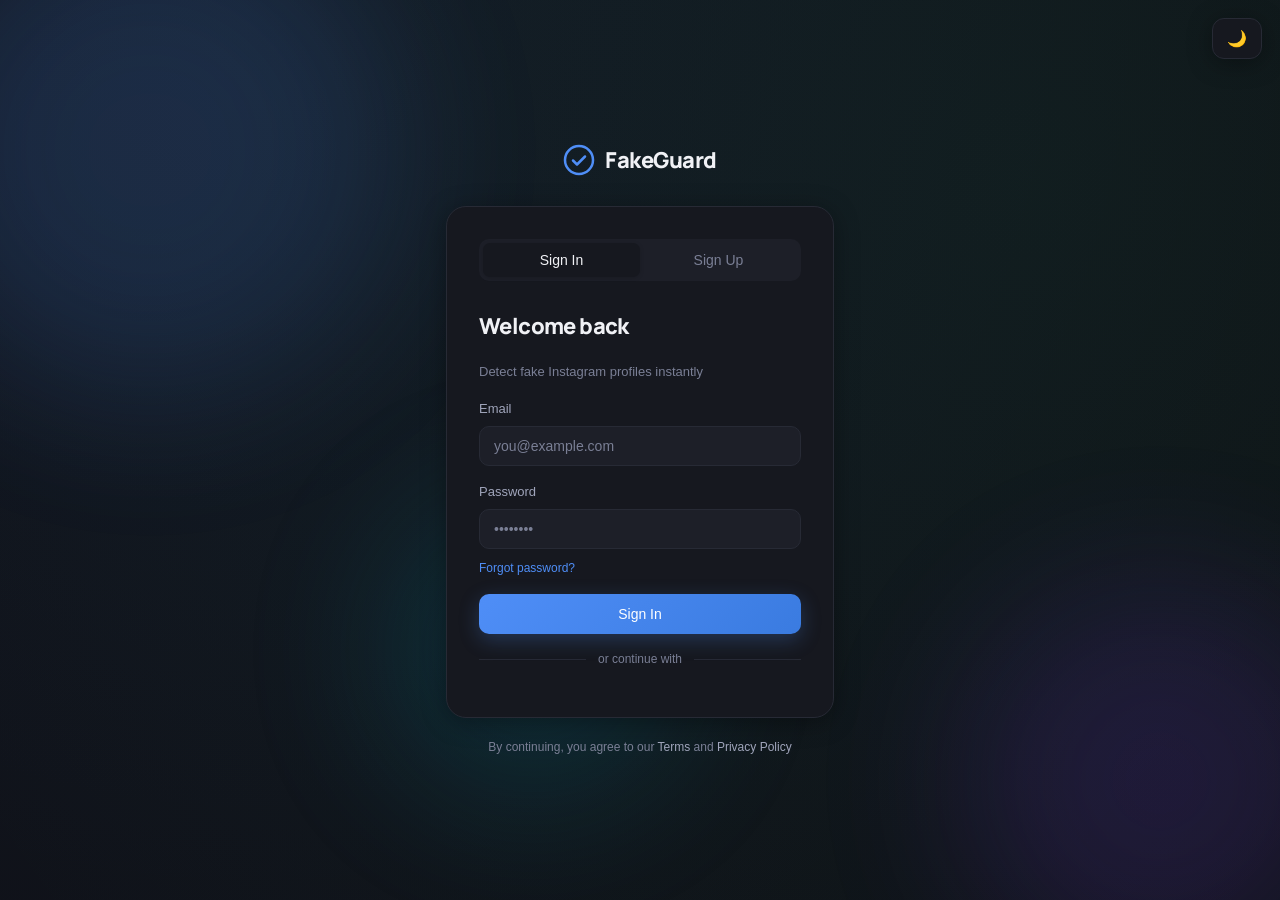
<file: index.html>
<!DOCTYPE html>
<html lang="en" data-theme="dark">
<head>
  <meta charset="UTF-8" />
  <meta name="viewport" content="width=device-width, initial-scale=1.0"/>
  <title>FakeGuard — Instagram Profile Analyzer</title>
  <link rel="stylesheet" href="style.css"/>
  <link rel="stylesheet" href="auth.css"/>
 <link href="https://fonts.googleapis.com/css2?family=Manrope:wght@400;500;600;700;800&display=swap" rel="stylesheet">
  <script src="https://accounts.google.com/gsi/client" async defer></script>
</head>
<body class="auth-body">
  <button class="theme-switch-btn" onclick="toggleTheme()" id="themeBtn">
  🌙
</button>
  <div class="auth-bg">
    <div class="bg-blob b1"></div>
    <div class="bg-blob b2"></div>
    <div class="bg-blob b3"></div>
  </div>

  <div class="auth-container">
    <div class="auth-brand">
      <div class="brand-icon">
        <svg width="32" height="32" viewBox="0 0 32 32" fill="none">
          <circle cx="16" cy="16" r="14" stroke="var(--accent)" stroke-width="2.5"/>
          <path d="M10 16.5l4 4 8-8" stroke="var(--accent)" stroke-width="2.5" stroke-linecap="round" stroke-linejoin="round"/>
        </svg>
      </div>
      <span class="brand-name">FakeGuard</span>
    </div>

    <div class="auth-card">
      <div class="auth-tabs">
        <button class="tab-btn active" id="tab-signin" onclick="switchTab('signin')">Sign In</button>
        <button class="tab-btn" id="tab-signup" onclick="switchTab('signup')">Sign Up</button>
      </div>

      <!-- Sign In Form -->
      <div class="auth-form" id="form-signin">
        <h2 class="form-title">Welcome back</h2>
        <p class="form-sub">Detect fake Instagram profiles instantly</p>

        <div class="field-group">
          <label>Email</label>
          <input type="email" id="si-email" placeholder="you@example.com" class="field-input"/>
        </div>
        <div class="field-group">
          <label>Password</label>
          <input type="password" id="si-password" placeholder="••••••••" class="field-input"/>
          <span class="forgot-link" onclick="alert('Password reset link sent!')">Forgot password?</span>
        </div>
        <div id="si-error" class="form-error hidden"></div>
        <button class="btn-primary" onclick="handleSignIn()">Sign In</button>

       <div class="divider"><span>or continue with</span></div>

      

<div class="g_id_signin"
     data-type="standard"
     data-size="large"
     data-theme="filled_blue"
     data-text="continue_with"
     data-shape="pill">
</div>
      </div>

      <!-- Sign Up Form -->
      <div class="auth-form hidden" id="form-signup">
        <h2 class="form-title">Create account</h2>
        <p class="form-sub">Start detecting fake profiles today</p>

        <div class="field-row">
          <div class="field-group">
            <label>First Name</label>
            <input type="text" id="su-fname" placeholder="John" class="field-input"/>
          </div>
          <div class="field-group">
            <label>Last Name</label>
            <input type="text" id="su-lname" placeholder="Doe" class="field-input"/>
          </div>
        </div>
        <div class="field-group">
          <label>Email</label>
          <input type="email" id="su-email" placeholder="you@example.com" class="field-input"/>
        </div>
        <div class="field-group">
          <label>Password</label>
          <input type="password" id="su-password" placeholder="Min. 8 characters" class="field-input"/>
        </div>
        <div id="su-error" class="form-error hidden"></div>
        <button class="btn-primary" onclick="handleSignUp()">Create Account</button>

        <div class="divider"><span>or continue with</span></div>

<div class="g_id_signin"
     data-type="standard"
     data-size="large"
     data-theme="filled_blue"
     data-text="continue_with"
     data-shape="pill">
</div>
      </div>
    </div>
    
<p class="auth-footer">By continuing, you agree to our <a href="#">Terms</a> and <a href="#">Privacy Policy</a></p>
</div>

<div id="g_id_onload"
     data-client_id="573878924787-oca6rib1l6hmlj53ogvjl6k5aaiqinsg.apps.googleusercontent.com"
     data-callback="handleGoogleLogin"
     data-auto_prompt="false"
     data-ux_mode="popup">
</div>

<script src="auth.js"></script>
<script src="app.js"></script>
</body>
</html>
</file>
<file: style.css>
/* ============================================
   FakeGuard — style.css
   Global variables, resets, shared components
   ============================================ */

@import url('https://fonts.googleapis.com/css2?family=DM+Sans:opsz,wght@9..40,300;9..40,400;9..40,500;9..40,600;9..40,700&family=Syne:wght@700;800&display=swap');

/* ---- CSS Variables ---- */
:root {
  --accent: #4F8EF7;
  --accent-hover: #3a7be0;
  --accent-soft: rgba(79,142,247,0.12);

  /* Dark theme (default) */
  --bg: #0e0f14;
  --surface: #16181f;
  --surface2: #1d1f28;
  --border: #272a35;
  --text: #f0f1f5;
  --text-muted: #7a7f95;
  --text-secondary: #a0a5bb;
  --shadow: 0 4px 24px rgba(0,0,0,0.35);
  --sidebar-w: 240px;

  --red: #ef4444;
  --red-soft: rgba(239,68,68,0.12);
  --green: #22c55e;
  --green-soft: rgba(34,197,94,0.12);
  --amber: #f59e0b;
  --amber-soft: rgba(245,158,11,0.12);
  --blue-soft: rgba(79,142,247,0.12);
}

[data-theme="light"] {
  --bg: #f4f6fb;
  --surface: #ffffff;
  --surface2: #eef1f8;
  --border: #dde2ef;
  --text: #111827;
  --text-muted: #8895b0;
  --text-secondary: #5a6480;
  --shadow: 0 4px 24px rgba(0,0,0,0.08);
}

/* ---- Reset ---- */
*, *::before, *::after { box-sizing: border-box; margin: 0; padding: 0; }

html { scroll-behavior: smooth; }

body {
 font-family: 'Inter', system-ui, -apple-system, sans-serif;
  background: var(--bg);
  color: var(--text);
  font-size: 15px;
  line-height: 1.6;
  transition: background 0.3s, color 0.3s;
}

a { text-decoration: none; color: var(--accent); }
a:hover { opacity: 0.85; }

/* ---- Typography ---- */
.page-title {
  font-family: 'Inter', sans-serif;
  font-size: 26px;
  font-weight: 600;
  color: var(--text);
  letter-spacing: -0.5px;
}

.page-sub {
  color: var(--text-muted);
  font-size: 14px;
  margin-top: 2px;
}

.section-title {
  font-size: 15px;
  font-weight: 600;
  color: var(--text);
  margin-bottom: 16px;
}

/* ---- Buttons ---- */
.btn-primary {
  display: inline-flex;
  align-items: center;
  gap: 8px;
  background: var(--accent);
  color: #fff;
  border: none;
  border-radius: 10px;
  padding: 12px 22px;
  font-size: 14px;
  font-weight: 600;
font-family: 'Inter', sans-serif;
  cursor: pointer;
  transition: background 0.2s, transform 0.15s;
  width: 100%;
  justify-content: center;
}
.btn-primary:hover { background: var(--accent-hover); transform: translateY(-1px); }
.btn-primary:active { transform: translateY(0); }
.btn-primary.compact { width: auto; padding: 10px 18px; }

.btn-outline {
  display: inline-flex;
  align-items: center;
  gap: 8px;
  background: transparent;
  color: var(--text);
  border: 1.5px solid var(--border);
  border-radius: 10px;
  padding: 10px 18px;
  font-size: 14px;
  font-weight: 500;
  font-family: 'Inter', sans-serif;
  cursor: pointer;
  transition: border-color 0.2s, background 0.2s;
}
.btn-outline:hover { border-color: var(--accent); color: var(--accent); }
.btn-outline.full-w { width: 100%; justify-content: center; }

.btn-ghost {
  background: transparent;
  border: none;
  color: var(--accent);
  font-size: 13px;
  font-weight: 500;
  cursor: pointer;
  font-family: 'Inter', sans-serif;
  padding: 6px 10px;
  border-radius: 8px;
  transition: background 0.2s;
}
.btn-ghost:hover { background: var(--accent-soft); }

/* ---- Form Elements ---- */
.field-group { display: flex; flex-direction: column; gap: 6px; }
.field-group label {
  font-size: 13px;
  font-weight: 500;
  color: var(--text-secondary);
}
.required { color: var(--red); }
.optional { color: var(--text-muted); font-weight: 400; }

.field-input {
  background: var(--bg);
  border: 1.5px solid var(--border);
  border-radius: 10px;
  padding: 11px 14px;
  font-size: 14px;
  color: var(--text);
 font-family: 'Inter', sans-serif;
  transition: border-color 0.2s, box-shadow 0.2s;
  outline: none;
  width: 100%;
}
.field-input:focus {
  border-color: var(--accent);
  box-shadow: 0 0 0 3px var(--accent-soft);
}
.field-input::placeholder { color: var(--text-muted); }
.field-select { cursor: pointer; }
.field-textarea { resize: vertical; min-height: 90px; }

.form-error {
  background: var(--red-soft);
  color: var(--red);
  border: 1px solid rgba(239,68,68,0.25);
  border-radius: 8px;
  padding: 10px 14px;
  font-size: 13px;
  font-weight: 500;
}
.form-success {
  background: var(--green-soft);
  color: var(--green);
  border: 1px solid rgba(34,197,94,0.25);
  border-radius: 8px;
  padding: 10px 14px;
  font-size: 13px;
  font-weight: 500;
}

/* ---- Utilities ---- */
.hidden { display: none !important; }

/* ---- Badge ---- */
/* ===== Premium Badge Base ===== */
.badge {
  display: inline-flex;
  align-items: center;
  gap: 6px;
  padding: 6px 12px;
  font-size: 12px;
  font-weight: 600;
  border-radius: 999px;
  letter-spacing: 0.3px;
  white-space: nowrap;
  backdrop-filter: blur(6px);
  border: 1px solid transparent;
  transition: all 0.25s ease;
}

/* Hover effect (subtle premium feel) */
.badge:hover {
  transform: translateY(-1px);
  filter: brightness(1.1);
}
/* 🔴 Fake */
.badge-fake {
  background: linear-gradient(135deg, rgba(239, 68, 68, 0.15), rgba(239, 68, 68, 0.05));
  color: #ef4444;
  border: 1px solid rgba(239, 68, 68, 0.4);
  box-shadow: 0 0 8px rgba(239, 68, 68, 0.15);
}

/* 🟡 Suspicious */
.badge-suspicious {
  background: linear-gradient(135deg, rgba(245, 158, 11, 0.18), rgba(245, 158, 11, 0.05));
  color: #f59e0b;
  border: 1px solid rgba(245, 158, 11, 0.4);
  box-shadow: 0 0 8px rgba(245, 158, 11, 0.15);
}

/* 🟢 Real */
.badge-real {
  background: linear-gradient(135deg, rgba(34, 197, 94, 0.18), rgba(34, 197, 94, 0.05));
  color: #22c55e;
  border: 1px solid rgba(34, 197, 94, 0.4);
  box-shadow: 0 0 8px rgba(34, 197, 94, 0.15);
}
@keyframes badgePulse {
  0% { box-shadow: 0 0 0 rgba(0,0,0,0); }
  50% { box-shadow: 0 0 10px rgba(255,255,255,0.08); }
  100% { box-shadow: 0 0 0 rgba(0,0,0,0); }
}

.badge {
  animation: badgePulse 2.5s infinite;
}

/* ---- Toast ---- */
.toast {
  position: fixed;
  bottom: 24px;
  right: 24px;
  background: var(--surface2);
  border: 1px solid var(--border);
  border-radius: 12px;
  padding: 14px 20px;
  font-size: 14px;
  font-weight: 500;
  box-shadow: var(--shadow);
  z-index: 9999;
  animation: slideUp 0.3s ease;
}
@keyframes slideUp {
  from { opacity: 0; transform: translateY(10px); }
  to { opacity: 1; transform: translateY(0); }
}


/* ---- Empty State ---- */
.empty-state {
  display: flex;
  flex-direction: column;
  align-items: center;
  gap: 12px;
  padding: 48px 20px;
  text-align: center;
  color: var(--text-muted);
  font-size: 14px;
}

/* ---- Form Grid ---- */
.form-grid {
  display: grid;
  grid-template-columns: 1fr 1fr;
  gap: 16px;
  margin-bottom: 20px;
}
.form-grid .full { grid-column: 1 / -1; }
@media (max-width: 600px) {
  .form-grid { grid-template-columns: 1fr; }
  .form-grid .full { grid-column: 1; }
}

/* Clean headings */
h1 {
  font-size: 28px;
  font-weight: 600;
  letter-spacing: -0.3px;
}

h2, h3 {
  font-weight: 600;
}

/* Improve readability */
body {
  line-height: 1.5;
}
.stat-val {
  font-weight: 600;
}

.section-title {
  font-weight: 600;
}
/* ============================= */
/* 🔥 GLOBAL TYPOGRAPHY SYSTEM */
/* ============================= */


h1 {
  font-size: 26px;
  font-weight: 600;
  letter-spacing: -0.4px;
}

h2, h3 {
  font-weight: 600;
}

.section-title {
  font-size: 16px;
  font-weight: 600;
}

.stat-val {
  font-family: 'Inter', sans-serif;
  font-size: 28px;        /* 🔥 increase size */
  font-weight: 700;       /* bold premium look */
  letter-spacing: -0.5px; /* tighter spacing like Apple */
}

.stat-label {
  font-size: 13px;
  color: var(--text-muted);
}

button {
  font-weight: 500;
}

.nav-item span {
  font-size: 14px;
  font-weight: 500;
}
/* ============================================
   🔥 NEXT LEVEL UI UPGRADE (SAFE OVERRIDE)
   ============================================ */

/* --- Background Upgrade --- */
body {
  background:
    radial-gradient(circle at 20% 0%, rgba(79,142,247,0.08), transparent),
    radial-gradient(circle at 80% 20%, rgba(34,197,94,0.06), transparent),
    var(--bg);
}

/* --- Premium Cards --- */
.section-card {
  background: rgba(255,255,255,0.03) !important;
  backdrop-filter: blur(10px);
  border: 1px solid rgba(255,255,255,0.06) !important;

  box-shadow: none !important;

  transition: all 0.25s ease;
}

.section-card:hover {
  transform: translateY(-3px);
  background: rgba(255,255,255,0.06) !important;
}

/* --- Improve Typography Feel --- */
.page-title {
  font-size: 28px;
  font-weight: 600;
  letter-spacing: -0.4px;
}

.section-title {
  font-size: 14px;
  color: var(--text-muted);
}

/* --- Buttons Upgrade --- */
.btn-primary {
  background: linear-gradient(135deg, #4F8EF7, #3a7be0);
  box-shadow: 0 6px 20px rgba(79,142,247,0.25);
}

.btn-primary:hover {
  transform: translateY(-2px);
  box-shadow: 0 10px 30px rgba(79,142,247,0.35);
}

/* --- Input Fields Modern --- */
.field-input {
  background: rgba(255,255,255,0.02);
  border: 1px solid rgba(255,255,255,0.08);
}

.field-input:focus {
  box-shadow: 0 0 0 3px rgba(79,142,247,0.15);
}

/* --- Progress Bars Smooth --- */
.progress-bar {
  height: 6px;
  border-radius: 6px;
  background: rgba(255,255,255,0.08);
}

.progress-fill {
  border-radius: 6px;
  transition: width 0.4s ease;
}

/* --- Sidebar Hover (Premium feel) --- */
.nav-item {
  transition: all 0.2s ease;
}

.nav-item:hover {
  background: rgba(255,255,255,0.05);
  transform: translateX(4px);
}

/* --- Result Box Enhancement --- */
.result-box {
  border-radius: 14px;
  padding: 24px;
  transition: all 0.3s ease;
}

.result-box.real {
  background: linear-gradient(
    135deg,
    rgba(34,197,94,0.15),
    rgba(34,197,94,0.05)
  );
}

.result-box.fake {
  background: linear-gradient(
    135deg,
    rgba(239,68,68,0.15),
    rgba(239,68,68,0.05)
  );
}

/* --- Subtle Animation --- */
.section-card {
  animation: fadeUp 0.4s ease;
}

@keyframes fadeUp {
  from {
    opacity: 0;
    transform: translateY(8px);
  }
  to {
    opacity: 1;
    transform: translateY(0);
  }
}
/* ============================= */
/* 🎬 GLOBAL MOTION SYSTEM */
/* ============================= */

* {
  transition: background 0.25s ease,
              border-color 0.25s ease,
              transform 0.2s ease,
              opacity 0.2s ease;
}

/* Smooth page entry */
body {
  animation: pageFade 0.4s ease;
}

@keyframes pageFade {
  from { opacity: 0; transform: translateY(8px); }
  to { opacity: 1; transform: translateY(0); }
}
.section-card {
  background: rgba(255,255,255,0.03) !important;
  backdrop-filter: blur(14px);

  border: 1px solid rgba(255,255,255,0.06);
  box-shadow:
    0 10px 30px rgba(0,0,0,0.25),
    inset 0 1px 0 rgba(255,255,255,0.05);

  transition: all 0.25s ease;
}

.section-card:hover {
  transform: translateY(-4px) scale(1.01);
}
.btn-primary {
  position: relative;
  overflow: hidden;
}

/* glow effect */
.btn-primary::after {
  content: "";
  position: absolute;
  inset: 0;
  background: radial-gradient(circle, rgba(255,255,255,0.2), transparent);
  opacity: 0;
  transition: opacity 0.3s ease;
}

.btn-primary:hover::after {
  opacity: 1;
}
.progress-fill {
  transition: width 0.6s cubic-bezier(.4,0,.2,1);
}
/* Skeleton loader */
.skeleton {
  background: linear-gradient(
    90deg,
    rgba(255,255,255,0.04),
    rgba(255,255,255,0.08),
    rgba(255,255,255,0.04)
  );
  background-size: 200% 100%;
  animation: shimmer 1.4s infinite;
  border-radius: 8px;
}

@keyframes shimmer {
  0% { background-position: 200% 0; }
  100% { background-position: -200% 0; }
}
.sidebar {
  backdrop-filter: blur(16px);
}

.nav-item {
  border-radius: 10px;
}

.nav-item.active {
  background: rgba(79,142,247,0.15);
}

.nav-item:hover {
  transform: translateX(6px);
}
/* ============================= */
/* 🔥 FINAL LIGHT MODE FIX (CLEAN) */
/* ============================= */

[data-theme="light"] {
  --bg: #f8fafc;
  --surface: #ffffff;
  --surface2: #f1f5f9;

  --border: #e2e8f0;
  --text: #0f172a;
  --text-muted: #64748b;
}

/* Override glass cards ONLY in light mode */
[data-theme="light"] .section-card {
  background: #ffffff !important;
  border: 1px solid #e2e8f0 !important;
  box-shadow: 0 6px 20px rgba(0,0,0,0.05) !important;
  backdrop-filter: none !important;
}

/* Sidebar clean */
[data-theme="light"] .sidebar {
  background: #ffffff !important;
  border-right: 1px solid #e2e8f0 !important;
}

/* Button visibility */
[data-theme="light"] .collapse-btn {
  background: #f1f5f9 !important;
  color: #0f172a !important;
}

/* Inputs */
[data-theme="light"] .field-input {
  background: #ffffff !important;
  border: 1px solid #e2e8f0 !important;
}

/* Nav hover */
[data-theme="light"] .nav-item:hover {
  background: #f1f5f9 !important;
}
/* ============================================
   🍎 FINAL LIGHT MODE PREMIUM POLISH (ADD LAST)
   ============================================ */

/* 1. Soft background (Apple style) */
[data-theme="light"] body {
  background: linear-gradient(
    180deg,
    #f8fafc 0%,
    #eef2f7 100%
  ) !important;
}

/* 2. Premium card depth */
[data-theme="light"] .section-card {
  background: #ffffff !important;
  border: 1px solid #e2e8f0 !important;

  box-shadow:
    0 1px 2px rgba(0,0,0,0.05),
    0 10px 30px rgba(0,0,0,0.06) !important;

  border-radius: 14px;
}

/* 3. Inputs (Notion style) */
[data-theme="light"] .field-input {
  background: #f9fafb !important;
  border: 1px solid #e2e8f0 !important;
}

[data-theme="light"] .field-input:focus {
  background: #ffffff !important;
  border-color: #4F8EF7 !important;
  box-shadow: 0 0 0 3px rgba(79,142,247,0.12);
}

/* 4. Sidebar polish */
[data-theme="light"] .sidebar {
  background: #ffffff !important;
  border-right: 1px solid #e6eaf2 !important;
}

[data-theme="light"] .nav-item.active {
  background: #eef2ff !important;
  color: #4F8EF7 !important;
}

/* 5. Profile card highlight */
[data-theme="light"] .profile-card {
  background: #ffffff;
  border: 1px solid #e6eaf2;

  box-shadow: 0 4px 16px rgba(0,0,0,0.05);
  border-radius: 16px;
}

/* 6. Typography polish */
[data-theme="light"] .page-title {
  font-size: 28px;
  font-weight: 600;
  color: #0f172a;
}

[data-theme="light"] .page-sub {
  color: #64748b;
}

[data-theme="light"] .section-title {
  color: #334155;
  font-size: 15px;
}
/* ============================================
   🧼 CLEAN FINAL DESIGN SYSTEM
   ============================================ */

/* ---------- BASE TYPOGRAPHY ---------- */
body {
  font-family: 'Inter', system-ui, -apple-system, sans-serif;
  font-size: 14px;
  line-height: 1.6;
  color: var(--text);
}

/* ---------- CARD SYSTEM ---------- */
.section-card {
  background: var(--surface);
  border: 1px solid var(--border);
  border-radius: 14px;
  padding: 24px;
  box-shadow: var(--shadow);
  transition: all 0.25s ease;
}

.section-card:hover {
  transform: translateY(-2px);
}

/* ---------- BUTTON SYSTEM ---------- */
.btn-primary {
  background: linear-gradient(135deg, #4F8EF7, #3a7be0);
  border-radius: 10px;
  font-weight: 500;
}

/* ---------- INPUT SYSTEM ---------- */
.field-input {
  background: var(--surface2);
  border: 1px solid var(--border);
  border-radius: 10px;
}

.field-input:focus {
  border-color: var(--accent);
  box-shadow: 0 0 0 3px var(--accent-soft);
}

/* ---------- NAV ---------- */
.nav-item {
  border-radius: 10px;
  transition: all 0.2s ease;
}

.nav-item:hover {
  background: var(--surface2);
  transform: translateX(4px);
}

/* ============================================
   🌙 DARK MODE (DEFAULT)
   ============================================ */

body {
  background:
    radial-gradient(circle at 20% 0%, rgba(79,142,247,0.08), transparent),
    radial-gradient(circle at 80% 20%, rgba(34,197,94,0.06), transparent),
    var(--bg);
}

/* ============================================
   ☀️ LIGHT MODE (APPLE / NOTION STYLE)
   ============================================ */

[data-theme="light"] body {
  background: linear-gradient(
    180deg,
    #f8fafc 0%,
    #eef2f7 100%
  );
}

[data-theme="light"] .section-card {
  background: #ffffff;
  border: 1px solid #e2e8f0;

  box-shadow:
    0 1px 2px rgba(0,0,0,0.05),
    0 10px 30px rgba(0,0,0,0.06);
}

[data-theme="light"] .field-input {
  background: #f1f5f9;
  border: 1px solid #e2e8f0;
}

[data-theme="light"] .field-input:focus {
  background: #ffffff;
}

[data-theme="light"] .sidebar {
  background: #ffffff;
  border-right: 1px solid #e2e8f0;
}

[data-theme="light"] .nav-item.active {
  background: #e0e7ff;
}
.badge-suspicious {
  background: rgba(245, 158, 11, 0.15);
  color: #f59e0b;
  border: 1px solid rgba(245, 158, 11, 0.4);
}
/* Keep username + badge in same row */
.recent-item {
  display: flex;
  justify-content: space-between;
  align-items: center;
  gap: 12px;
}

/* Prevent badge from going to next line */
.badge {
  white-space: nowrap;
  flex-shrink: 0;
}
/* Prevent wrapping inside table */
td {
  white-space: nowrap;
}

/* Better alignment */
.badge {
  display: inline-flex;
  align-items: center;
  gap: 4px;
}
.recent-item {
  display: flex;
  justify-content: space-between;
  align-items: center;
}

.badge {
  flex-shrink: 0;
}
/* Username + badge inline */
.user-cell {
  display: flex;
  align-items: center;
  gap: 10px;
}

/* Prevent breaking */
.badge {
  white-space: nowrap;
}
/* Table alignment fix */
table {
  width: 100%;
  border-collapse: collapse;
}

th, td {
  padding: 12px 10px;
  text-align: left;
  vertical-align: middle;
}

/* Keep badge clean */
.badge {
  display: inline-block;
  white-space: nowrap;
}
</file>
<file: auth.css>
/* ============================================
   FakeGuard — auth.css
   ============================================ */

.auth-body {
  min-height: 100vh;
  display: flex;
  align-items: center;
  justify-content: center;
  position: relative;
  overflow: hidden;
}
.auth-body,
.auth-card,
.auth-form,
input,
button,
label,
p,
span,
div {
  font-family: 'Poppins', sans-serif;
}

/* Background blobs */
.auth-bg { position: fixed; inset: 0; z-index: 0; pointer-events: none; }
.bg-blob {
  position: absolute;
  border-radius: 50%;
  filter: blur(80px);
  opacity: 0.15;
}
.b1 {
  width: 500px; height: 500px;
  background: var(--accent);
  top: -100px; left: -100px;
}
.b2 {
  width: 400px; height: 400px;
  background: #7c3aed;
  bottom: -80px; right: -80px;
}
.b3 {
  width: 300px; height: 300px;
  background: #06b6d4;
  bottom: 100px; left: 30%;
}

[data-theme="light"] .bg-blob { opacity: 0.08; }

/* Container */
.auth-container {
  position: relative;
  z-index: 1;
  width: 100%;
  max-width: 420px;
  padding: 24px 16px;
}

/* Brand */
.auth-brand {
  display: flex;
  align-items: center;
  gap: 10px;
  justify-content: center;
  margin-bottom: 28px;
}
.brand-icon { display: flex; align-items: center; }
.brand-name {
  font-family: 'Manrope', sans-serif;
  font-size: 22px;
  font-weight: 800;
  color: var(--text);
  letter-spacing: -0.5px;
}
/* Auth card */
.auth-card {
  background: var(--surface);
  border: 1px solid var(--border);
  border-radius: 20px;
  padding: 32px;
  box-shadow: var(--shadow);
}

/* Tabs */
.auth-tabs {
  display: flex;
  background: var(--surface2);
  border-radius: 10px;
  padding: 4px;
  margin-bottom: 28px;
}
.tab-btn {
  flex: 1;
  padding: 9px;
  border: none;
  border-radius: 7px;
  background: transparent;
  color: var(--text-muted);
  font-size: 14px;
  font-weight: 500;
  font-family: 'poppins', sans-serif;
  cursor: pointer;
  transition: all 0.2s;
}
.tab-btn.active {
  background: var(--surface);
  color: var(--text);
  box-shadow: 0 1px 4px rgba(0,0,0,0.15);
}

/* Form */
.auth-form { display: flex; flex-direction: column; gap: 16px; }
.form-title {
  font-family: 'Manrope', sans-serif;
  font-size: 22px;
  font-weight: 800;
  color: var(--text);
  margin-bottom: 2px;
  letter-spacing: -0.6px;
}
.form-sub { font-size: 13px; color: var(--text-muted); }

.field-row {
  display: grid;
  grid-template-columns: 1fr 1fr;
  gap: 12px;
}

.forgot-link {
  font-size: 12px;
  color: var(--accent);
  cursor: pointer;
  margin-top: 4px;
  width: fit-content;
}
.forgot-link:hover { opacity: 0.8; }

/* Divider */
.divider {
  display: flex;
  align-items: center;
  gap: 12px;
  color: var(--text-muted);
  font-size: 12px;
}
.divider::before, .divider::after {
  content: '';
  flex: 1;
  height: 1px;
  background: var(--border);
}

/* Google button */
.btn-google {
  display: flex;
  align-items: center;
  justify-content: center;
  gap: 10px;
  width: 100%;
  padding: 11px;
  background: var(--surface2);
  border: 1.5px solid var(--border);
  border-radius: 10px;
  color: var(--text);
  font-size: 14px;
  font-weight: 500;
  font-family: 'poppins', sans-serif;
  cursor: pointer;
  transition: border-color 0.2s, background 0.2s;
}
.btn-google:hover { border-color: var(--accent); background: var(--accent-soft); }

/* Footer */
.auth-footer {
  text-align: center;
  font-size: 12px;
  color: var(--text-muted);
  margin-top: 20px;
}
.auth-footer a { color: var(--text-secondary); }

@media (max-width: 480px) {
  .auth-card { padding: 24px 20px; }
  .field-row { grid-template-columns: 1fr; }
}
.theme-switch-btn {
  position: fixed;
  top: 18px;
  right: 18px;
  z-index: 1000;

  border: 1px solid var(--border);
  background: var(--surface);
  color: var(--text);

  padding: 10px 14px;
  border-radius: 12px;
  cursor: pointer;

  font-size: 16px;
  font-weight: 600;

  box-shadow: var(--shadow);
  transition: all 0.25s ease;
}

.theme-switch-btn:hover {
  transform: translateY(-2px);
  background: var(--surface2);
}
</file>
<file: dashboard.css>
/* ============================================
   FakeGuard — dashboard.css
   ============================================ */

/* ---- Global Fix ---- */
*,
*::before,
*::after {
  box-sizing: border-box;
}

/* ---- Layout ---- */
body {
  display: flex;
  min-height: 100vh;
  margin: 0;
}

/* ---- Sidebar ---- */
.sidebar {
  width: var(--sidebar-w);
  background: var(--surface);
  border-right: 1px solid var(--border);
  display: flex;
  flex-direction: column;
  position: fixed;
  inset: 0 auto 0 0;
  z-index: 100;
  transition: transform 0.3s ease;
}

.sidebar-brand {
  display: flex;
  align-items: center;
  gap: 10px;
  padding: 24px 20px 20px;
  border-bottom: 1px solid var(--border);
}

.sidebar-brand .brand-name {
  font-family: 'Syne', sans-serif;
  font-size: 18px;
  font-weight: 800;
  color: var(--text);
}

.sidebar-nav {
  flex: 1;
  padding: 16px 12px;
  display: flex;
  flex-direction: column;
  gap: 4px;
}

.nav-item {
  display: flex;
  align-items: center;
  gap: 10px;
  padding: 10px 12px;
  border-radius: 10px;
  color: var(--text-muted);
  font-size: 14px;
  font-weight: 500;
  text-decoration: none;
  transition: all 0.2s ease;
}

.nav-item:hover {
  background: var(--surface2);
  color: var(--text);
}

.nav-item.active {
  background: var(--accent-soft);
  color: var(--accent);
}

.nav-item svg {
  flex-shrink: 0;
}

/* ---- Bottom ---- */
.sidebar-bottom {
  padding: 16px 12px;
  border-top: 1px solid var(--border);
  display: flex;
  flex-direction: column;
  gap: 6px;
}

.theme-toggle,
.signout-btn {
  display: flex;
  align-items: center;
  gap: 10px;
  padding: 10px 12px;
  border-radius: 10px;
  border: none;
  background: transparent;
  color: var(--text-muted);
  font-size: 14px;
  font-weight: 500;
  font-family: inherit;
  cursor: pointer;
  transition: all 0.2s ease;
  width: 100%;
  text-align: left;
}

.theme-toggle:hover {
  background: var(--surface2);
  color: var(--text);
}

.signout-btn:hover {
  background: var(--red-soft);
  color: var(--red);
}

/* ---- Theme Icons ---- */
[data-theme="dark"] .icon-moon { display: none; }
[data-theme="light"] .icon-sun { display: none; }

[data-theme="dark"] .theme-label::before { content: "Light Mode"; }
[data-theme="light"] .theme-label::before { content: "Dark Mode"; }

/* ---- Main Content ---- */
.main-content {
  margin-left: 240px;
  flex: 1;
  padding: 32px;
  min-height: 100vh;
  max-width: 100%;
  overflow-x: hidden;
  transition: all 0.3s ease;
}

/* ---- Header ---- */
.page-header {
  display: flex;
  align-items: flex-start;
  justify-content: space-between;
  margin-bottom: 28px;
  gap: 12px;
}

/* ---- Stats ---- */
.stats-grid {
  display: grid;
  grid-template-columns: repeat(4, 1fr);
  gap: 16px;
  margin-bottom: 24px;
}

@media (max-width: 900px) {
  .stats-grid {
    grid-template-columns: repeat(2, 1fr);
  }
}

.stat-card {
  background: var(--surface);
  border: 1px solid var(--border);
  border-radius: 16px;
  padding: 20px;
  display: flex;
  align-items: center;
  gap: 16px;
  box-shadow: var(--shadow);
  transition: transform 0.2s ease;
}

.stat-card:hover {
  transform: translateY(-3px);
}

/* ---- Icons ---- */
.stat-icon {
  width: 44px;
  height: 44px;
  border-radius: 12px;
  display: flex;
  align-items: center;
  justify-content: center;
  flex-shrink: 0;
}

.stat-icon.blue { background: var(--blue-soft); color: var(--accent); }
.stat-icon.red { background: var(--red-soft); color: var(--red); }
.stat-icon.green { background: var(--green-soft); color: var(--green); }
.stat-icon.amber { background: var(--amber-soft); color: var(--amber); }

/* ---- Text ---- */
.stat-val {
  font-family: 'Syne', sans-serif;
  font-size: 24px;
  font-weight: 700;
  color: var(--text);
}

.stat-label {
  font-size: 13px;
  color: var(--text-muted);
  margin-top: 2px;
}

/* ---- Quick Analyze ---- */
.quick-analyze-bar {
  display: flex;
  gap: 12px;
}

.quick-analyze-bar .field-input {
  flex: 1;
}

/* ---- Recent ---- */
.recent-item {
  display: flex;
  justify-content: space-between;
  padding: 14px 0;
  border-bottom: 1px solid var(--border);
}

.recent-item:last-child {
  border-bottom: none;
}

/* ---- Table ---- */
.history-table {
  width: 100%;
  border-collapse: collapse;
}

.history-table th,
.history-table td {
  padding: 12px;
}

.history-table tr:hover td {
  background: var(--surface2);
}

/* ---- Mobile ---- */
.mobile-header {
  display: none;
}

@media (max-width: 768px) {
  .sidebar {
    transform: translateX(-100%);
  }

  .sidebar.open {
    transform: translateX(0);
  }

  .mobile-header {
    display: flex;
  }

  .main-content {
    margin-left: 0;
    padding: 80px 16px 24px;
  }

  .quick-analyze-bar {
    flex-direction: column;
  }
}

@media (max-width: 480px) {
  .stats-grid {
    grid-template-columns: 1fr;
  }
}

/* ---- Danger ---- */
.danger-zone {
  border-color: rgba(239, 68, 68, 0.2);
}
/* ---- History Filters ---- */
.history-filters {
  display: flex;
  gap: 8px;
  margin-bottom: 20px;
}

.filter-btn {
  padding: 7px 16px;
  border: 1.5px solid var(--border);
  border-radius: 8px;
  background: transparent;
  color: var(--text-muted);
  font-size: 13px;
  font-weight: 500;
  cursor: pointer;
  font-family: 'DM Sans', sans-serif;
  transition: all 0.2s;
}

.filter-btn.active {
  border-color: var(--accent);
  color: var(--accent);
  background: var(--accent-soft);
}

.filter-btn:hover {
  border-color: var(--text-secondary);
  color: var(--text);
}

/* ===== Premium Delete Button ===== */
.delete-row {
  font-size: 22px;
  color: rgb(242, 7, 7);
  width: 44px;
  height: 44px;
  display: inline-flex;
  align-items: center;
  justify-content: center;
  border-radius: 10px;

  background: rgba(255, 255, 255, 0.04);
  border: 1px solid rgba(255, 255, 255, 0.08);

  cursor: pointer;
  transition: all 0.25s ease;
  position: relative;
}

/* Icon */
.delete-row svg {
  width: 22px !important;
  height: 22px !important;
  stroke: #ef4444;
  transition: all 0.25s ease;
}

/* Hover */
.delete-row:hover {
  background: rgba(239, 68, 68, 0.12);
  border-color: rgba(239, 68, 68, 0.4);
  transform: scale(1.08);
}

/* Hover glow */
.delete-row:hover svg {
  stroke: #ff6b6b;
}

/* Click effect */
.delete-row:active {
  transform: scale(0.95);
}
/* Default */
.main-content {
  margin-left: 240px;
  transition: all 0.3s ease;
}

.sidebar {
  transition: all 0.3s ease;
}
/* 🔥 Collapse Button */
.collapse-btn {
  background: transparent;
  border: none;
  color: var(--text);
  font-size: 20px;
  cursor: pointer;
  margin-right: 10px;
}

/* Sidebar collapsed clean look */
.sidebar.collapsed {
  width: 70px;
}

.sidebar.collapsed .brand-name,
.sidebar.collapsed .nav-item span,
.sidebar.collapsed .theme-label {
  display: none;
}

.sidebar.collapsed .nav-item {
  justify-content: center;
}

.sidebar.collapsed .sidebar-brand {
  justify-content: center;
}


.main-content.expanded {
  margin-left: 70px;
}
/* ===== SIDEBAR COLLAPSE FIX ===== */

.sidebar.collapsed {
  width: 70px;
}

/* Hide all text */
.sidebar.collapsed .brand-name,
.sidebar.collapsed .nav-item span,
.sidebar.collapsed .theme-label,
.sidebar.collapsed .signout-btn span {
  display: none !important;
}

/* Center icons properly */
.sidebar.collapsed .nav-item {
  justify-content: center;
  padding: 12px 0;
}

/* Center top logo */
.sidebar.collapsed .sidebar-brand {
  justify-content: center;
}

/* Fix icon alignment */
.sidebar.collapsed .nav-item svg {
  margin: 0;
}

.main-content.expanded {
  margin-left: 70px;
}
/* Fix sidebar header alignment */
.sidebar-brand {
  display: flex;
  align-items: center;
  gap: 10px;
}

/* Fix collapse button */
.collapse-btn {
  margin: 0;
  padding: 0;
  display: flex;
  align-items: center;
}
/* ============================= */
/* 🔥 FINAL FIX — DO NOT REMOVE ANYTHING ABOVE */
/* ============================= */

.sidebar.collapsed {
  width: 70px !important;
}

.sidebar.collapsed .brand-name,
.sidebar.collapsed .nav-item span,
.sidebar.collapsed .theme-label,
.sidebar.collapsed .signout-btn span {
  display: none !important;
}

.sidebar.collapsed .nav-item {
  justify-content: center !important;
  padding: 12px 0 !important;
}

.sidebar.collapsed .sidebar-brand {
  justify-content: center !important;
}

.sidebar.collapsed .nav-item svg {
  margin: 0 !important;
}

.main-content.expanded {
  margin-left: 70px !important;
}

.sidebar-brand {
  display: flex !important;
  align-items: center !important;
  gap: 10px !important;
}

.collapse-btn {
  display: flex !important;
  align-items: center !important;
  justify-content: center !important;
  background: transparent !important;
  border: none !important;
  color: var(--text) !important;
  font-size: 18px !important;
  cursor: pointer !important;
}
/* ===== FIX TOP ALIGNMENT (FINAL) ===== */

.brand-left {
  display: flex;
  align-items: center;
  gap: 10px;
}

.sidebar-brand {
  display: flex;
  align-items: center;
  padding: 20px;
}

/* Fix button position */
.collapse-btn {
  display: flex;
  align-items: center;
  justify-content: center;
  font-size: 18px;
  margin: 0;
  padding: 0;
}
/* ===== FORCE SHOW SIDEBAR BUTTON ===== */

.collapse-btn {
  display: flex !important;
  align-items: center !important;
  justify-content: center !important;

  width: 32px;
  height: 32px;

  color: white !important;
  background: rgba(255,255,255,0.08) !important;

  border-radius: 6px;
  border: none;

  font-size: 18px;
  cursor: pointer;

  z-index: 9999 !important;
  position: relative !important;
}

/* Ensure it's not hidden inside layout */
.sidebar-brand {
  display: flex !important;
  align-items: center !important;
  gap: 10px !important;
}
/* ============================= */
/* 🔥 FINAL BRAND NAME FIX */
/* ============================= */

/* Ensure container is correct */
.sidebar-brand {
  display: flex !important;
  align-items: center !important;
  gap: 10px !important;
  padding: 16px !important;
}

/* Left group */
.brand-left {
  display: flex !important;
  align-items: center !important;
  gap: 10px !important;
  width: auto !important;
}

/* 🔥 FORCE TEXT VISIBLE */
.brand-name {
  display: inline-block !important;
  visibility: visible !important;
  opacity: 1 !important;

  font-size: 18px !important;
  font-weight: 700 !important;
  color: var(--text) !important;

  white-space: nowrap !important;
  overflow: visible !important;
}

/* Hide ONLY when collapsed */
#sidebar.collapsed .brand-name {
  display: none !important;
}
/* ============================= */
/* 🔥 COLLAPSED ICON ALIGN FIX */
/* ============================= */

/* Center the whole header */
#sidebar.collapsed .sidebar-brand {
  justify-content: center !important;
  padding: 16px 0 !important;
}

/* Center icon group */
#sidebar.collapsed .brand-left {
  justify-content: center !important;
  width: 100%;
}

/* Hide button in collapsed (optional but cleaner) */
#sidebar.collapsed .collapse-btn {
  margin: 0 auto !important;
}

/* Perfect icon alignment */
#sidebar.collapsed .brand-icon {
  display: flex;
  align-items: center;
  justify-content: center;
  margin: 0 auto;
}
</file>
<file: analyze.css>
/* ============================================
   FakeGuard — analyze.css
   ============================================ */

.analyze-layout {
  display: flex;
  flex-direction: column;
  gap: 20px;
}

/* ---- Form card ---- */
.analyze-form-card {
  background: var(--surface);
  border: 1px solid var(--border);
  border-radius: 16px;
  padding: 28px;
  box-shadow: var(--shadow);
}
.form-note {
  font-size: 13px;
  color: var(--text-muted);
  margin-bottom: 22px;
}

.analyze-btn {
  margin-top: 6px;
  max-width: 220px;
}

/* ---- Result card ---- */
.result-card {
  background: var(--surface);
  border: 1px solid var(--border);
  border-radius: 16px;
  padding: 28px;
  box-shadow: var(--shadow);
  animation: fadeIn 0.4s ease;
}
@keyframes fadeIn {
  from { opacity: 0; transform: translateY(8px); }
  to { opacity: 1; transform: translateY(0); }
}

.result-header {
  display: flex;
  align-items: center;
  justify-content: space-between;
  margin-bottom: 24px;
}

/* Verdict */
.result-verdict {
  display: flex;
  flex-direction: column;
  align-items: center;
  gap: 10px;
  padding: 28px 20px;
  border-radius: 14px;
  margin-bottom: 24px;
  border: 2px solid transparent;
  text-align: center;
}
.result-verdict.fake {
  background: var(--red-soft);
  border-color: rgba(239,68,68,0.25);
}
.result-verdict.real {
  background: var(--green-soft);
  border-color: rgba(34,197,94,0.25);
}

.verdict-icon svg { display: block; }

.verdict-label {
  font-family: 'Syne', sans-serif;
  font-size: 26px;
  font-weight: 800;
}
.fake .verdict-label { color: var(--red); }
.real .verdict-label { color: var(--green); }

.verdict-username {
  font-size: 14px;
  color: var(--text-muted);
}

/* Confidence */
.confidence-section { margin-bottom: 24px; }
.conf-label {
  display: flex;
  justify-content: space-between;
  font-size: 13px;
  font-weight: 500;
  color: var(--text-secondary);
  margin-bottom: 8px;
}
#conf-value { font-weight: 700; color: var(--text); }

.conf-bar-bg {
  height: 8px;
  background: var(--surface2);
  border-radius: 20px;
  overflow: hidden;
}
.conf-bar-fill {
  height: 100%;
  border-radius: 20px;
  transition: width 0.8s cubic-bezier(0.22,1,0.36,1);
  background: var(--accent);
}
.result-verdict.fake ~ .confidence-section .conf-bar-fill { background: var(--red); }
.result-verdict.real ~ .confidence-section .conf-bar-fill { background: var(--green); }

/* Factors */
.factors-section { margin-bottom: 24px; }
.factors-title {
  font-size: 13px;
  font-weight: 600;
  color: var(--text-secondary);
  text-transform: uppercase;
  letter-spacing: 0.5px;
  margin-bottom: 14px;
}
.factors-list { display: flex; flex-direction: column; gap: 10px; }

.factor-item {
  display: flex;
  align-items: center;
  justify-content: space-between;
  gap: 10px;
}
.factor-name {
  font-size: 13px;
  color: var(--text-secondary);
  flex: 1;
}
.factor-bar-wrap {
  flex: 2;
  height: 6px;
  background: var(--surface2);
  border-radius: 20px;
  overflow: hidden;
}
.factor-bar {
  height: 100%;
  border-radius: 20px;
}
.factor-bar.suspicious { background: var(--red); }
.factor-bar.normal { background: var(--green); }
.factor-bar.neutral { background: var(--amber); }

.factor-tag {
  font-size: 11px;
  font-weight: 600;
  padding: 2px 8px;
  border-radius: 20px;
  white-space: nowrap;
}
.factor-tag.suspicious { background: var(--red-soft); color: var(--red); }
.factor-tag.normal { background: var(--green-soft); color: var(--green); }
.factor-tag.neutral { background: var(--amber-soft); color: var(--amber); }

/* Meta */
.result-meta {
  font-size: 12px;
  color: var(--text-muted);
  margin-bottom: 20px;
  padding: 10px 14px;
  background: var(--surface2);
  border-radius: 8px;
}

/* ---- Loading ---- */
.loading-card {
  background: var(--surface);
  border: 1px solid var(--border);
  border-radius: 16px;
  padding: 60px 28px;
  display: flex;
  flex-direction: column;
  align-items: center;
  gap: 16px;
  box-shadow: var(--shadow);
}
.loader-ring {
  width: 52px;
  height: 52px;
  border: 3px solid var(--surface2);
  border-top-color: var(--accent);
  border-radius: 50%;
  animation: spin 0.8s linear infinite;
}
@keyframes spin { to { transform: rotate(360deg); } }

.loading-text {
  font-weight: 600;
  font-size: 16px;
  color: var(--text);
}
.loading-sub { font-size: 13px; color: var(--text-muted); }
.suggestions-box {
  position: absolute;
  background: var(--surface);
  border: 1px solid var(--border);
  width: 100%;
  max-height: 150px;
  overflow-y: auto;
  z-index: 1000;
  border-radius: 8px;
}

.suggestion-item {
  padding: 8px 12px;
  cursor: pointer;
}

.suggestion-item:hover {
  background: var(--surface2);
}
/* ============================= */
/* 🔥 FINAL SIDEBAR UI FIX */
/* ============================= */

/* Brand layout */
.sidebar-brand {
  display: flex;
  align-items: center;
  justify-content: space-between;
  padding: 18px 16px;
}

/* Left section (button + logo) */
.brand-left {
  display: flex;
  align-items: center;
  gap: 10px;
}

/* Collapse button clean style */
.collapse-btn {
  width: 32px;
  height: 32px;
  border-radius: 8px;
  background: var(--surface2);
  border: none;
  display: flex;
  align-items: center;
  justify-content: center;
  font-size: 18px;
  cursor: pointer;
  transition: all 0.2s ease;
}

.collapse-btn:hover {
  background: var(--accent-soft);
  color: var(--accent);
}

/* Fix nav alignment */
.nav-item {
  padding: 12px 14px;
  gap: 12px;
}

/* When collapsed */
.sidebar.collapsed .sidebar-brand {
  justify-content: center;
}

.sidebar.collapsed .brand-left {
  justify-content: center;
}

/* Fix bottom buttons */
.sidebar-bottom {
  padding: 12px;
}
</file>
<file: profile.css>
/* ============================================
   FakeGuard — profile.css
   ============================================ */

.profile-layout { display: flex; flex-direction: column; gap: 20px; }

.profile-card {
  background: var(--surface);
  border: 1px solid var(--border);
  border-radius: 16px;
  padding: 28px;
  box-shadow: var(--shadow);
}

.avatar-section {
  display: flex;
  align-items: center;
  gap: 20px;
  margin-bottom: 24px;
}

.avatar-ring {
  width: 72px; height: 72px;
  border-radius: 50%;
  background: linear-gradient(135deg, var(--accent), #7c3aed);
  padding: 3px;
  flex-shrink: 0;
}
.avatar-circle {
  width: 100%; height: 100%;
  border-radius: 50%;
  background: var(--surface2);
  display: flex;
  align-items: center;
  justify-content: center;
  font-family: 'Syne', sans-serif;
  font-size: 22px;
  font-weight: 700;
  color: var(--text);
}

.avatar-info h2 {
  font-family: 'Syne', sans-serif;
  font-size: 20px;
  font-weight: 700;
  color: var(--text);
}
.avatar-info p {
  font-size: 14px;
  color: var(--text-muted);
  margin-top: 3px;
}

.profile-stats-row {
  display: grid;
  grid-template-columns: repeat(3, 1fr);
  gap: 16px;
  border-top: 1px solid var(--border);
  padding-top: 20px;
}
.p-stat { text-align: center; }
.p-stat-val {
  font-family: 'Syne', sans-serif;
  font-size: 22px;
  font-weight: 700;
  color: var(--text);
}
.p-stat-label { font-size: 12px; color: var(--text-muted); margin-top: 3px; }
</file>
